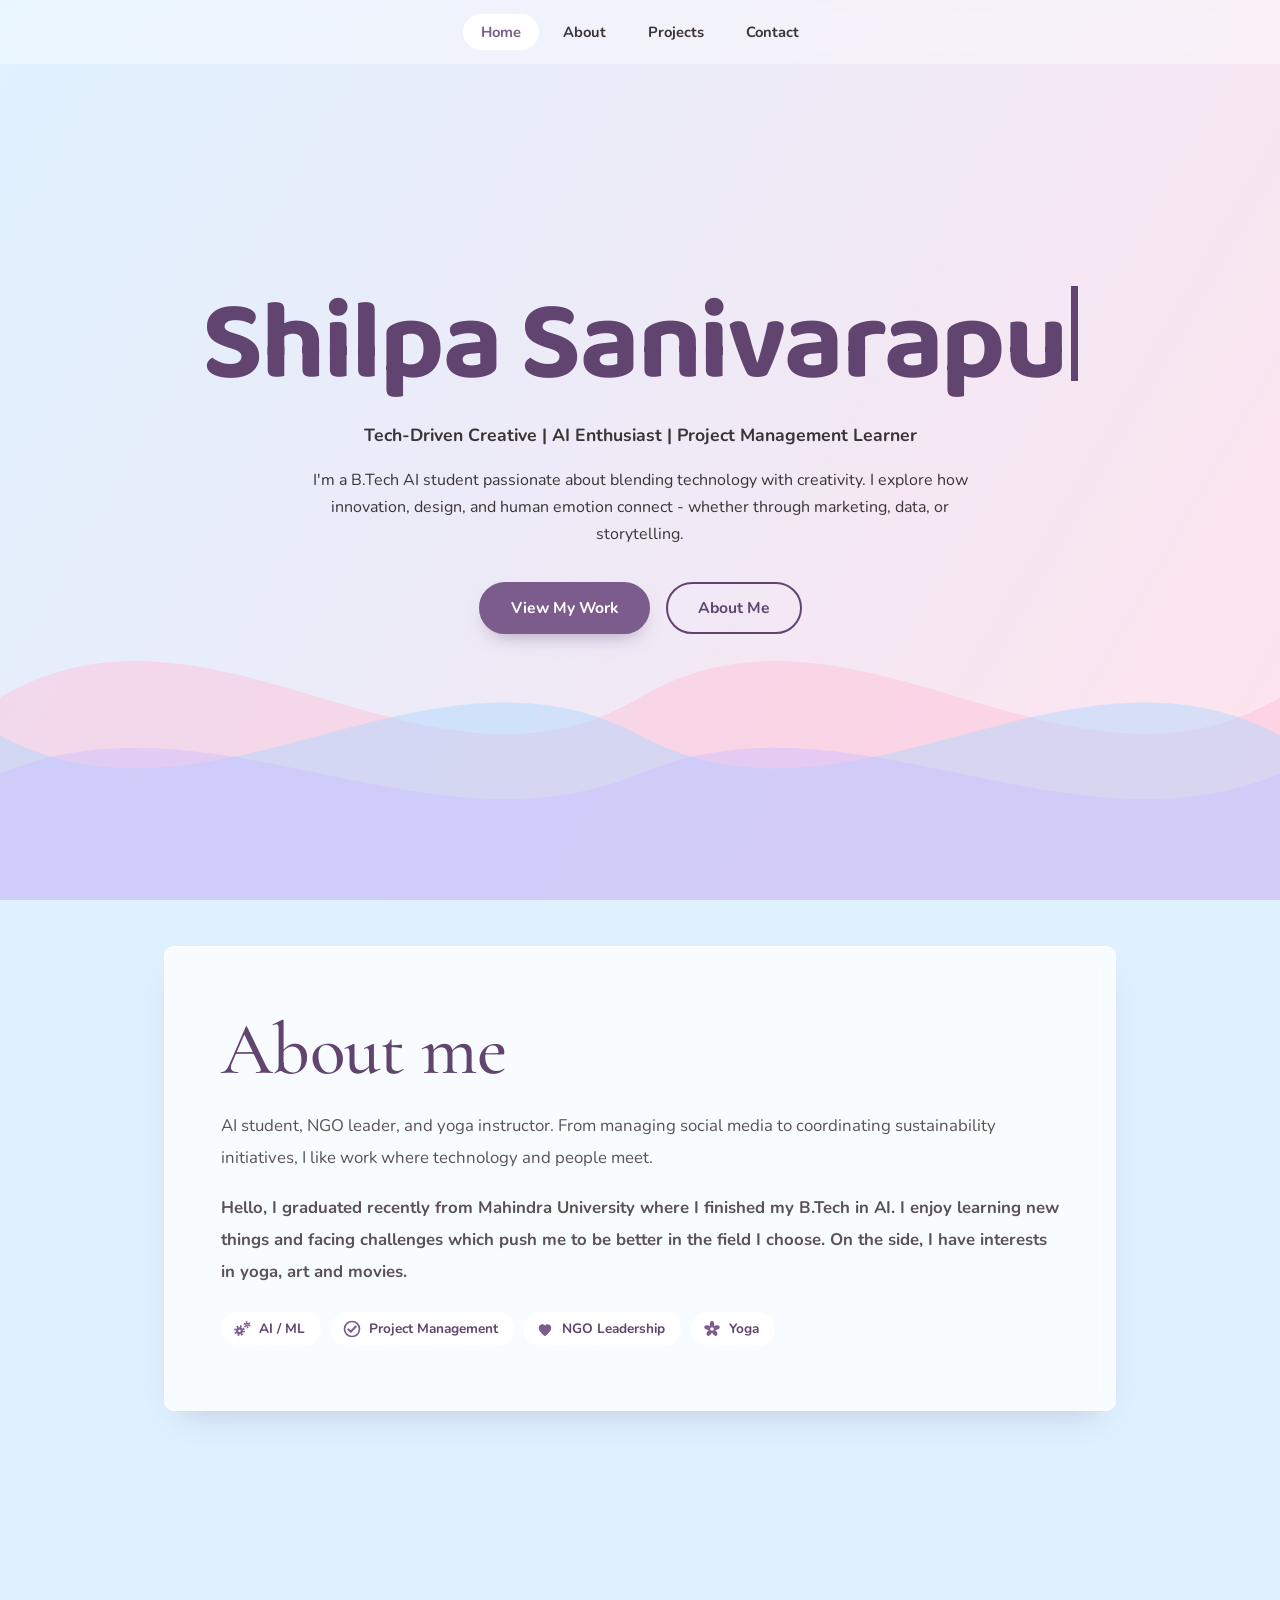
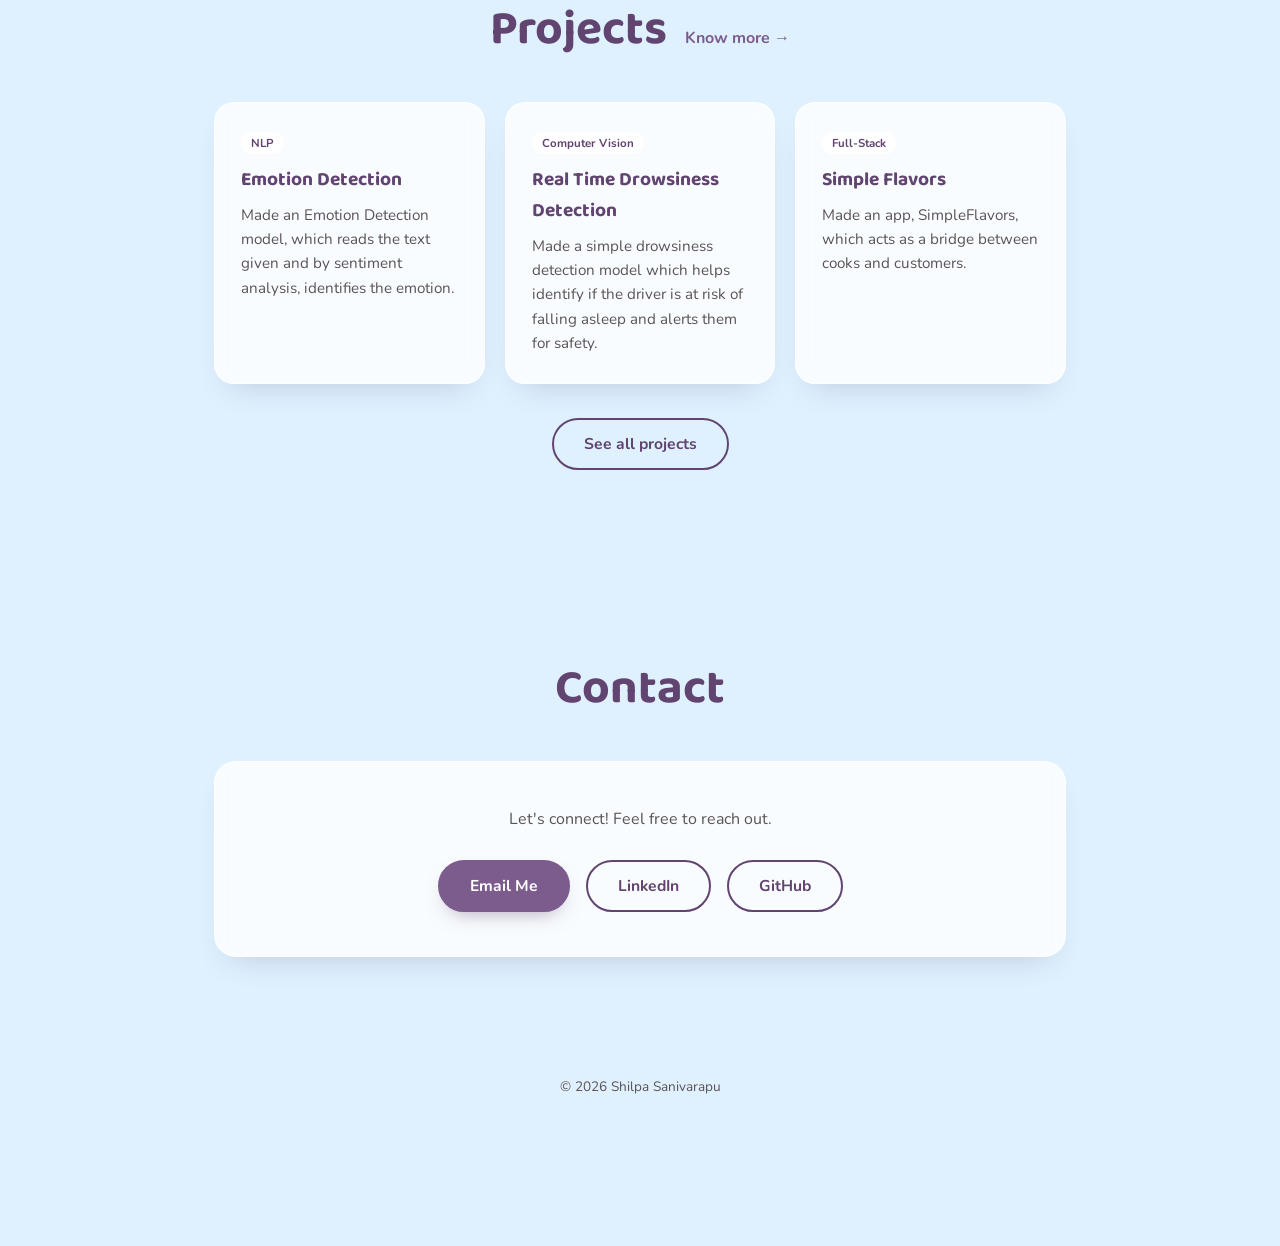
<file: index.html>
<!DOCTYPE html>
<html lang="en">
<head>
<meta charset="UTF-8">
<meta name="viewport" content="width=device-width, initial-scale=1.0">
<title>Shilpa Sanivarapu</title>
<link rel="stylesheet" href="style.css?v=6">
<script>document.documentElement.classList.add('js');</script>
</head>
<body>
<div class="bg-glow"></div>
<div class="waves" aria-hidden="true">
<svg class="wave w1" viewBox="0 0 2880 320" preserveAspectRatio="none"><path d="M0,160 C240,60 480,260 720,160 C960,60 1200,260 1440,160 C1680,60 1920,260 2160,160 C2400,60 2640,260 2880,160 L2880,320 L0,320 Z"/></svg>
<svg class="wave w2" viewBox="0 0 2880 320" preserveAspectRatio="none"><path d="M0,190 C240,280 480,100 720,190 C960,280 1200,100 1440,190 C1680,280 1920,100 2160,190 C2400,280 2640,100 2880,190 L2880,320 L0,320 Z"/></svg>
<svg class="wave w3" viewBox="0 0 2880 320" preserveAspectRatio="none"><path d="M0,220 C240,150 480,290 720,220 C960,150 1200,290 1440,220 C1680,150 1920,290 2160,220 C2400,150 2640,290 2880,220 L2880,320 L0,320 Z"/></svg>
</div>

<nav class="site-nav">
  <a href="#home" class="active">Home</a>
  <a href="#about">About</a>
  <a href="#projects">Projects</a>
  <a href="#contact">Contact</a>
</nav>

<section id="home" class="hero">
  <h1 id="name">Shilpa Sanivarapu</h1>
  <p class="tagline fade">Tech-Driven Creative | AI Enthusiast | Project Management Learner</p>
  <p class="intro fade">I'm a B.Tech AI student passionate about blending technology with creativity. I explore how innovation, design, and human emotion connect - whether through marketing, data, or storytelling.</p>
  <div class="btn-row fade">
    <a href="#projects" class="btn">View My Work</a>
    <a href="#about" class="btn btn-outline">About Me</a>
  </div>
</section>

<section id="about">
  <div class="box reveal">
    <h2 class="about-title">About me</h2>
    <p>AI student, NGO leader, and yoga instructor. From managing social media to coordinating sustainability initiatives, I like work where technology and people meet.</p>
    <p><strong>Hello, I graduated recently from Mahindra University where I finished my B.Tech in AI. I enjoy learning new things and facing challenges which push me to be better in the field I choose. On the side, I have interests in yoga, art and movies. </strong></p>
    <div class="chips"><span class="chip" data-fx="ai">AI / ML</span><span class="chip" data-fx="pm">Project Management</span><span class="chip" data-fx="ngo">NGO Leadership</span><span class="chip" data-fx="yoga">Yoga</span></div>
  </div>
</section>

<section id="projects">
  <div class="sec-head reveal"><h2 class="sec-title">Projects</h2><a class="more" href="projects.html">Know more →</a></div>
  <div class="grid">
    <div class="item reveal"><span class="tag">NLP</span><h3>Emotion Detection</h3><p>Made an Emotion Detection model, which reads the text given and by sentiment analysis, identifies the emotion.</p></div>
    <div class="item reveal"><span class="tag">Computer Vision</span><h3>Real Time Drowsiness Detection</h3><p>Made a simple drowsiness detection model which helps identify if the driver is at risk of falling asleep and alerts them for safety.</p></div>
    <div class="item reveal"><span class="tag">Full-Stack</span><h3>Simple Flavors</h3><p>Made an app, SimpleFlavors, which acts as a bridge between cooks and customers.</p></div>
  </div>
  <div class="more-row reveal"><a class="btn btn-outline" href="projects.html">See all projects</a></div>
</section>

<section id="contact" class="contact">
  <h2 class="sec-title reveal">Contact</h2>
  <div class="panel reveal">
    <p>Let's connect! Feel free to reach out.</p>
    <div class="btn-row">
      <a class="btn" href="mailto:csbhavana@icloud.com">Email Me</a>
      <a class="btn btn-outline" href="https://www.linkedin.com/in/shilpa-sanivarapu/?isSelfProfile=true" target="_blank" rel="noopener">LinkedIn</a>
      <a class="btn btn-outline" href="https://github.com/Shilpa-Sanivarapu" target="_blank" rel="noopener">GitHub</a>
    </div>
  </div>
</section>

<footer>© 2026 Shilpa Sanivarapu</footer>
<script src="script.js?v=6"></script>
</body>
</html>
</file>
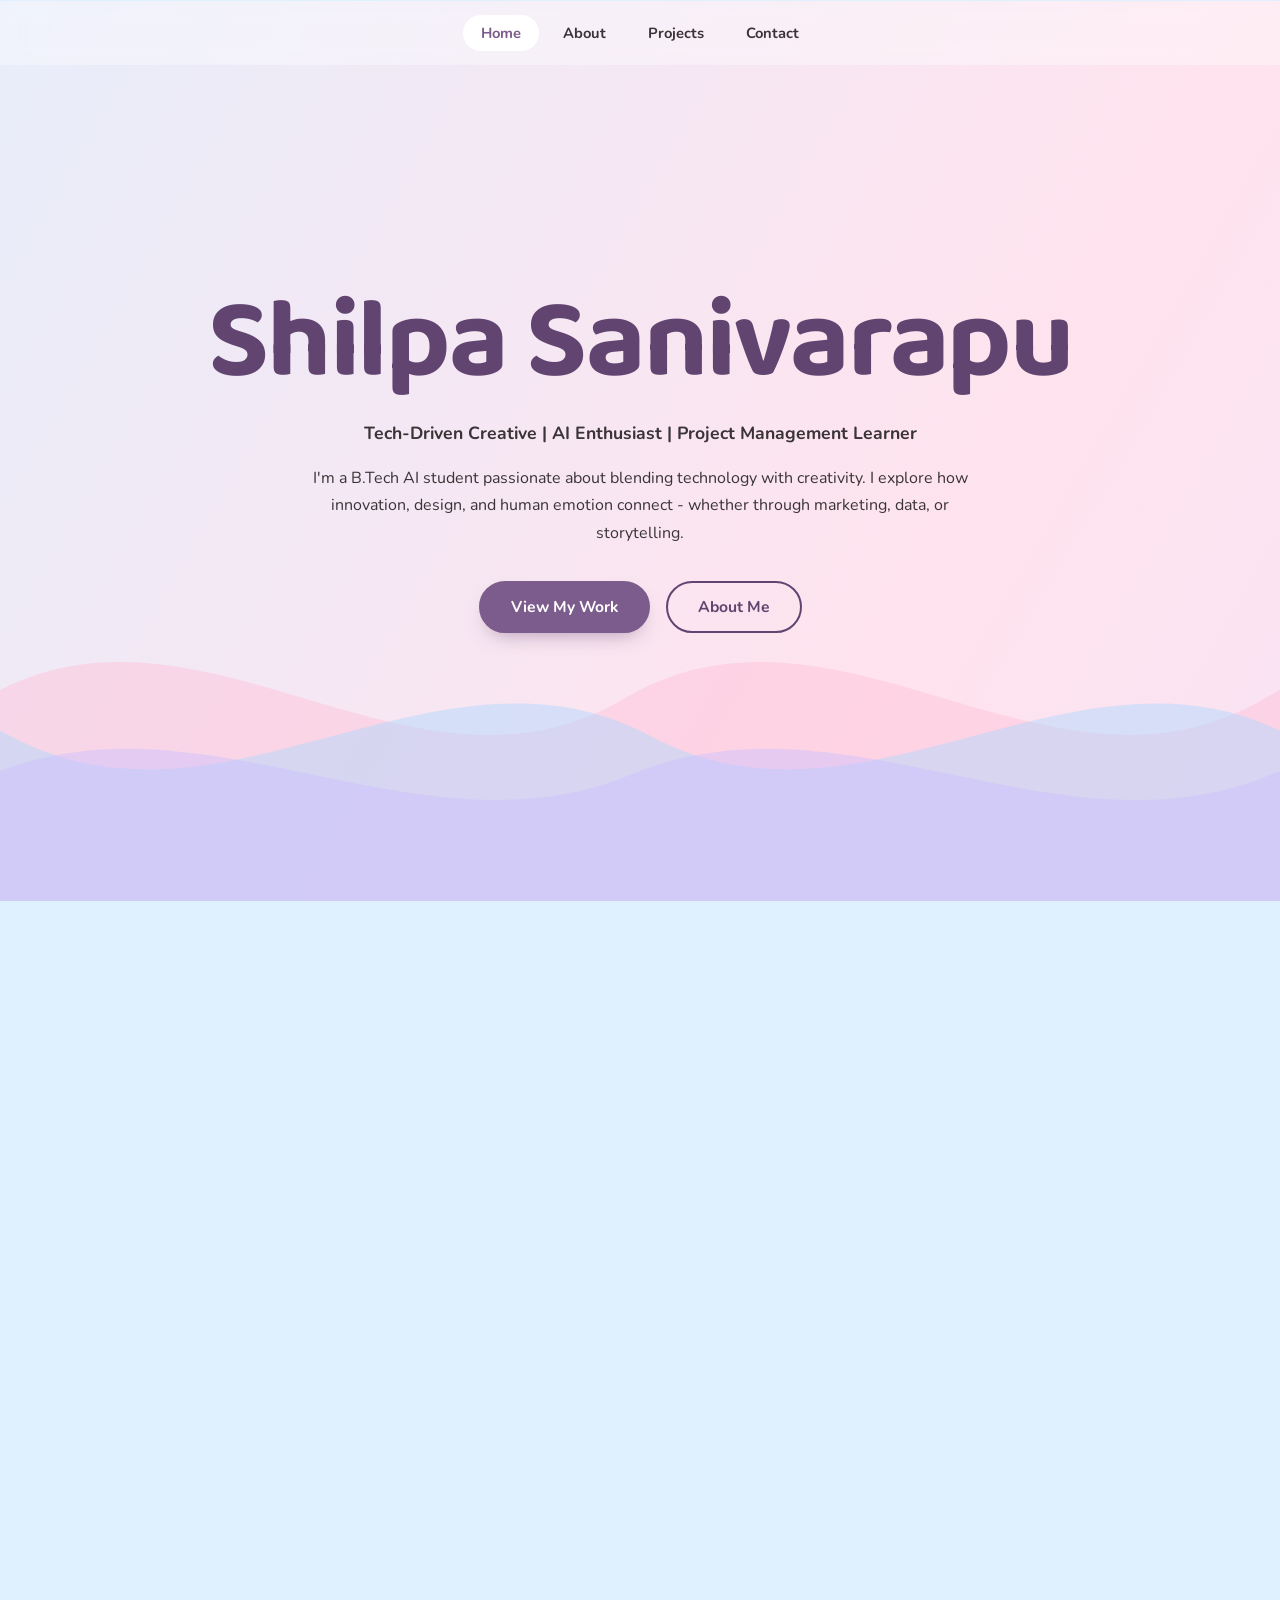
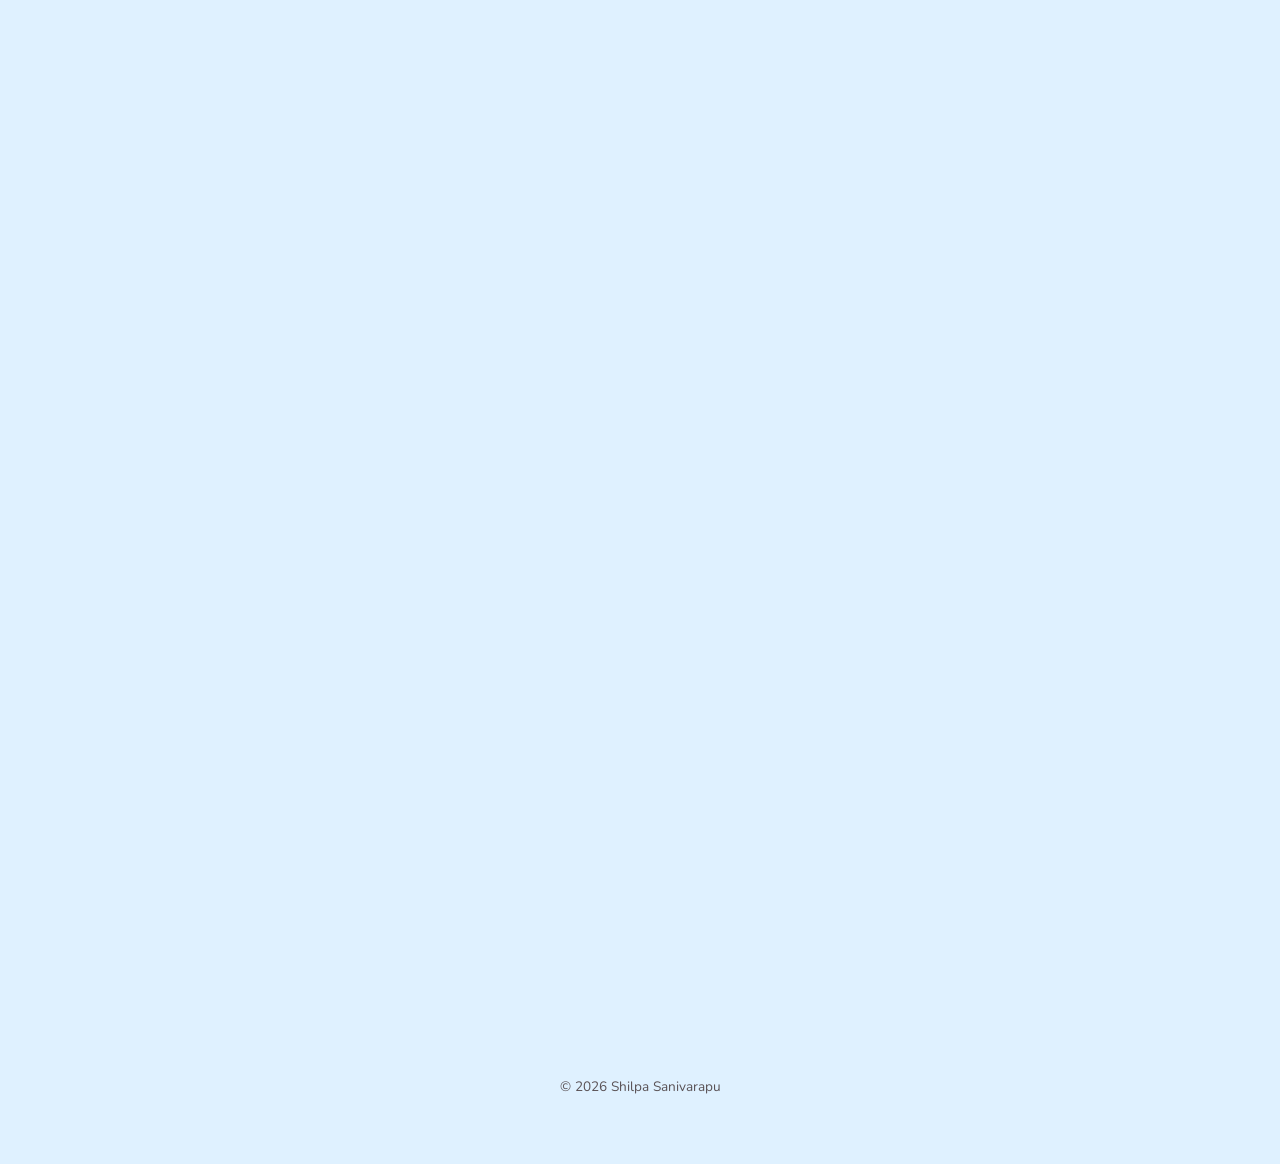
<file: about.html>
<!DOCTYPE html>
<html lang="en">
<head>
<meta charset="UTF-8">
<meta http-equiv="refresh" content="0; url=index.html#about">
<link rel="canonical" href="index.html#about">
<title>Redirecting…</title>
</head>
<body><a href="index.html#about">Go to About</a></body>
</html>
</file>
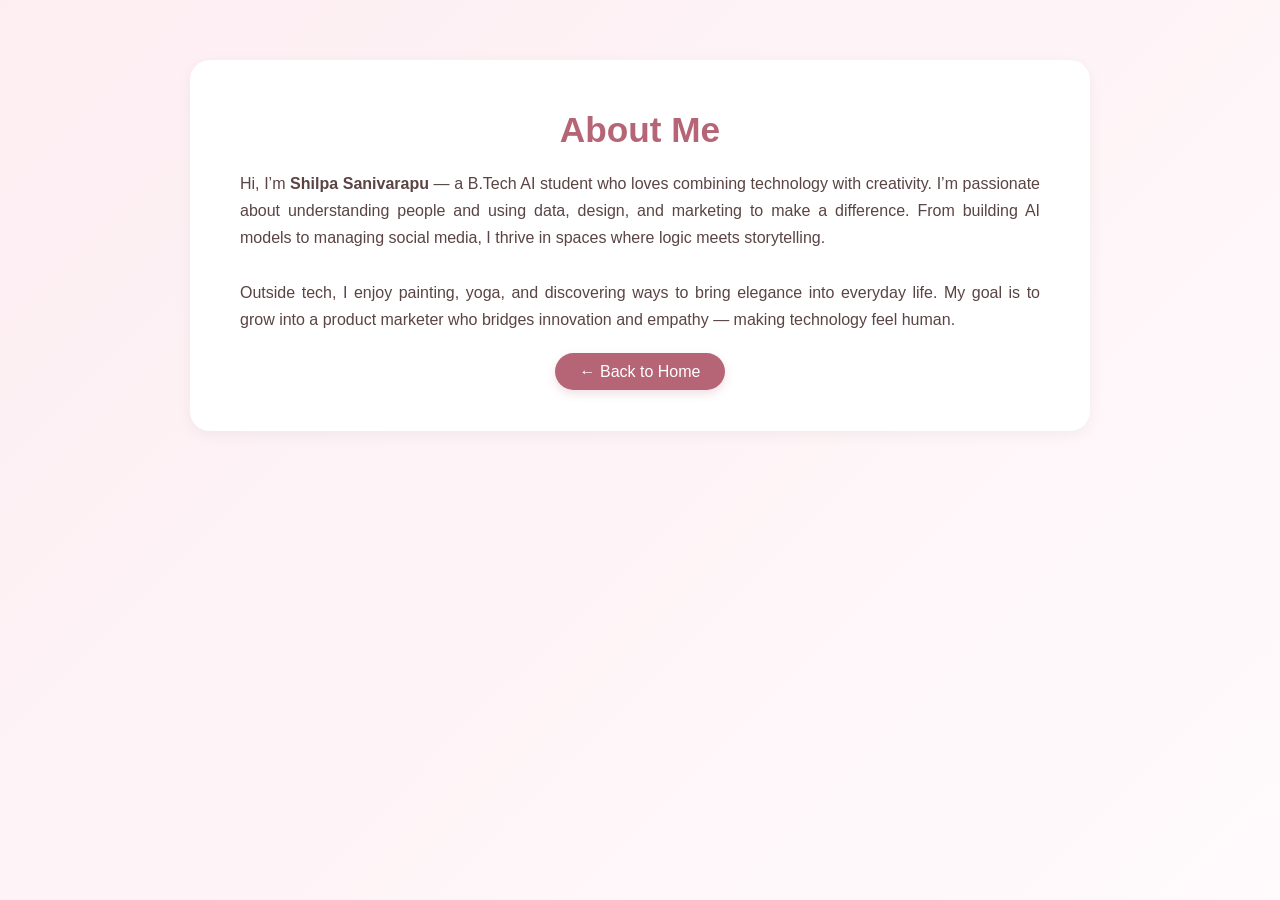
<file: aboutme.html>
<!DOCTYPE html>
<html lang="en">
<head>
  <meta charset="UTF-8">
  <meta name="viewport" content="width=device-width, initial-scale=1.0">
  <title>About Me | Shilpa Challa</title>
  <style>
    * {
      margin: 0;
      padding: 0;
      box-sizing: border-box;
      font-family: 'Poppins', sans-serif;
      scroll-behavior: smooth;
    }

    body {
      background: linear-gradient(135deg, #fdeef2, #fffafc);
      color: #3a2a2a;
      min-height: 100vh;
      padding: 60px 20px;
    }

    .container {
      max-width: 900px;
      margin: 0 auto;
      background: #fff;
      border-radius: 20px;
      box-shadow: 0 4px 15px rgba(0,0,0,0.05);
      padding: 50px;
      text-align: center;
      transition: transform 0.3s ease;
    }

    .container:hover {
      transform: scale(1.02);
    }

    h1 {
      font-size: 2.2rem;
      color: #b56576;
      margin-bottom: 20px;
    }

    p {
      font-size: 1rem;
      line-height: 1.7;
      color: #5a4444;
      text-align: justify;
      margin-bottom: 30px;
    }

    a.back-btn {
      text-decoration: none;
      color: #fff;
      background: #b56576;
      padding: 10px 25px;
      border-radius: 25px;
      transition: all 0.3s ease;
      box-shadow: 0 4px 10px rgba(181, 101, 118, 0.2);
    }

    a.back-btn:hover {
      background: #c67d8a;
      transform: scale(1.05);
      box-shadow: 0 6px 14px rgba(181, 101, 118, 0.4);
    }
  </style>
</head>
<body>

  <div class="container">
    <h1>About Me</h1>
    <p>
      Hi, I’m <b>Shilpa Sanivarapu</b> — a B.Tech AI student who loves combining technology with creativity.  
      I’m passionate about understanding people and using data, design, and marketing to make a difference.  
      From building AI models to managing social media, I thrive in spaces where logic meets storytelling.  
      <br><br>
      Outside tech, I enjoy painting, yoga, and discovering ways to bring elegance into everyday life.  
      My goal is to grow into a product marketer who bridges innovation and empathy — making technology feel human.
    </p>

    <a href="index.html" class="back-btn">← Back to Home</a>
  </div>

</body>
</html>
</file>
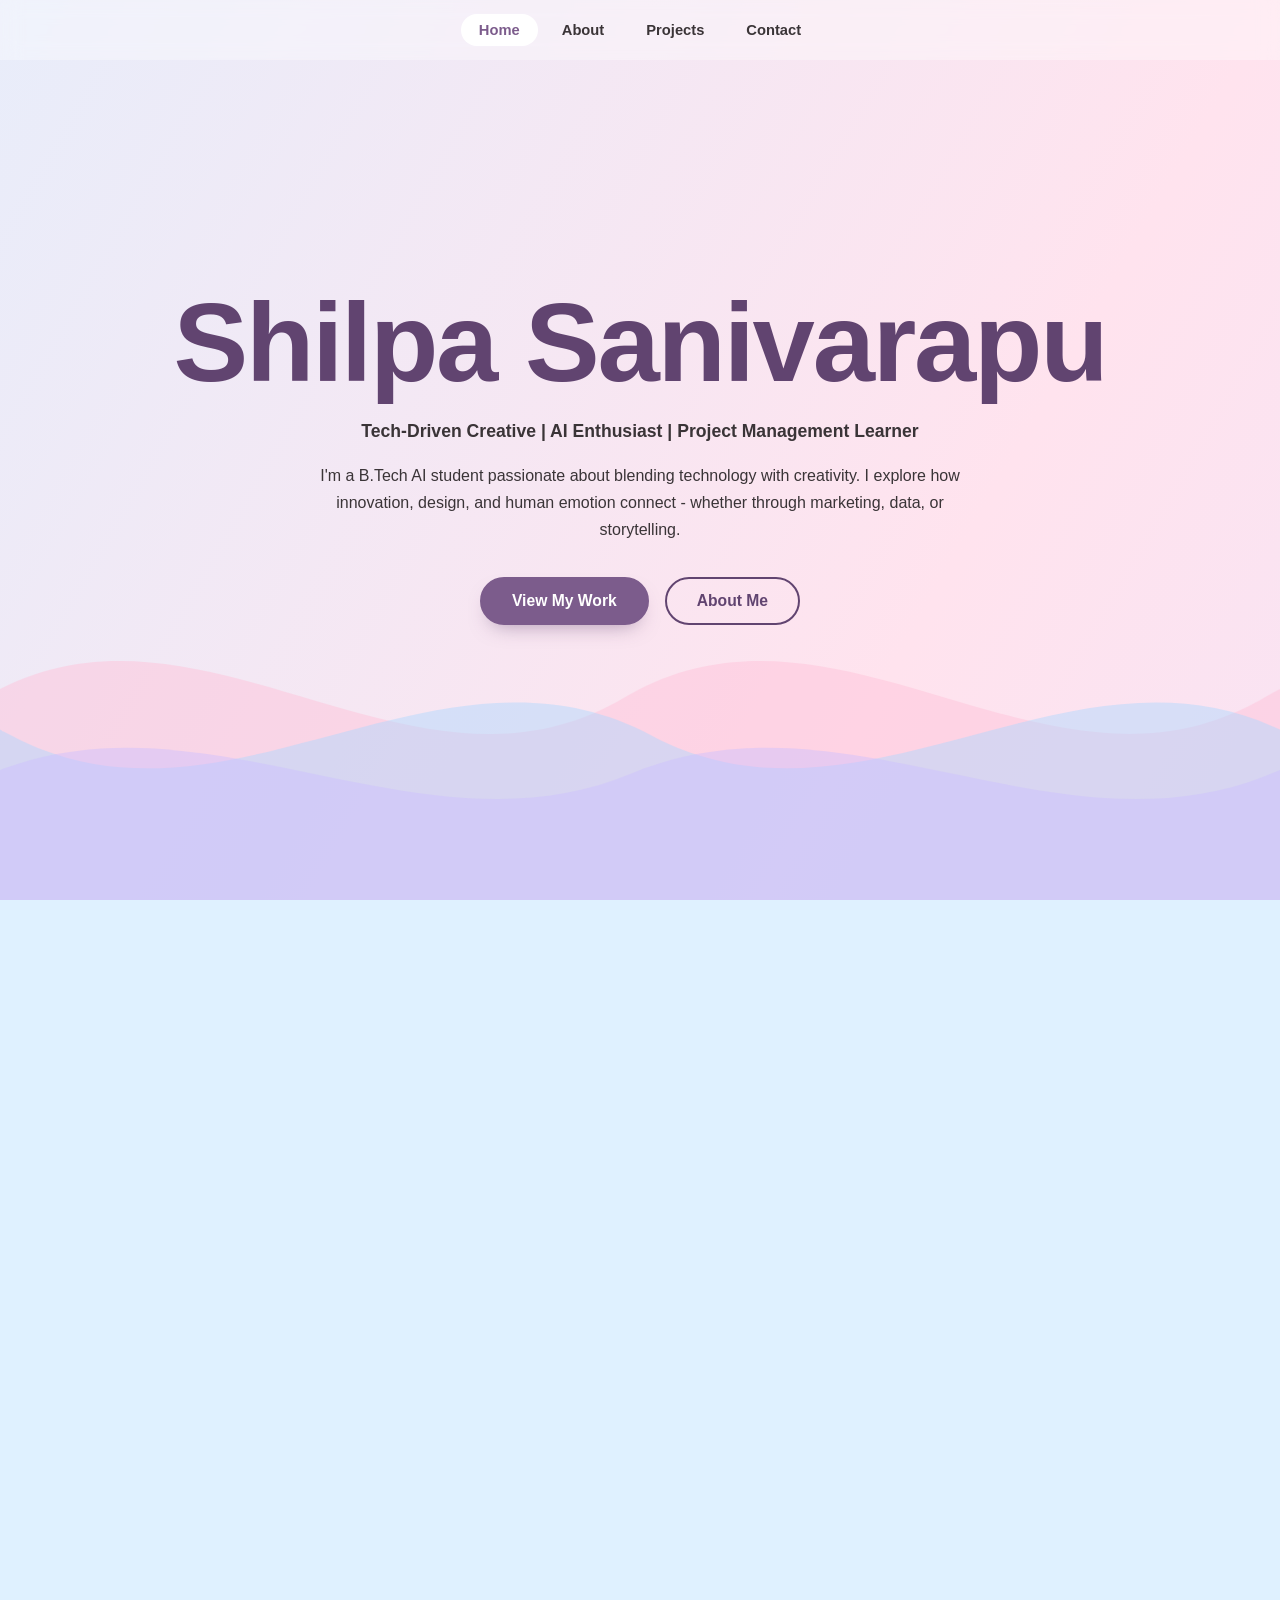
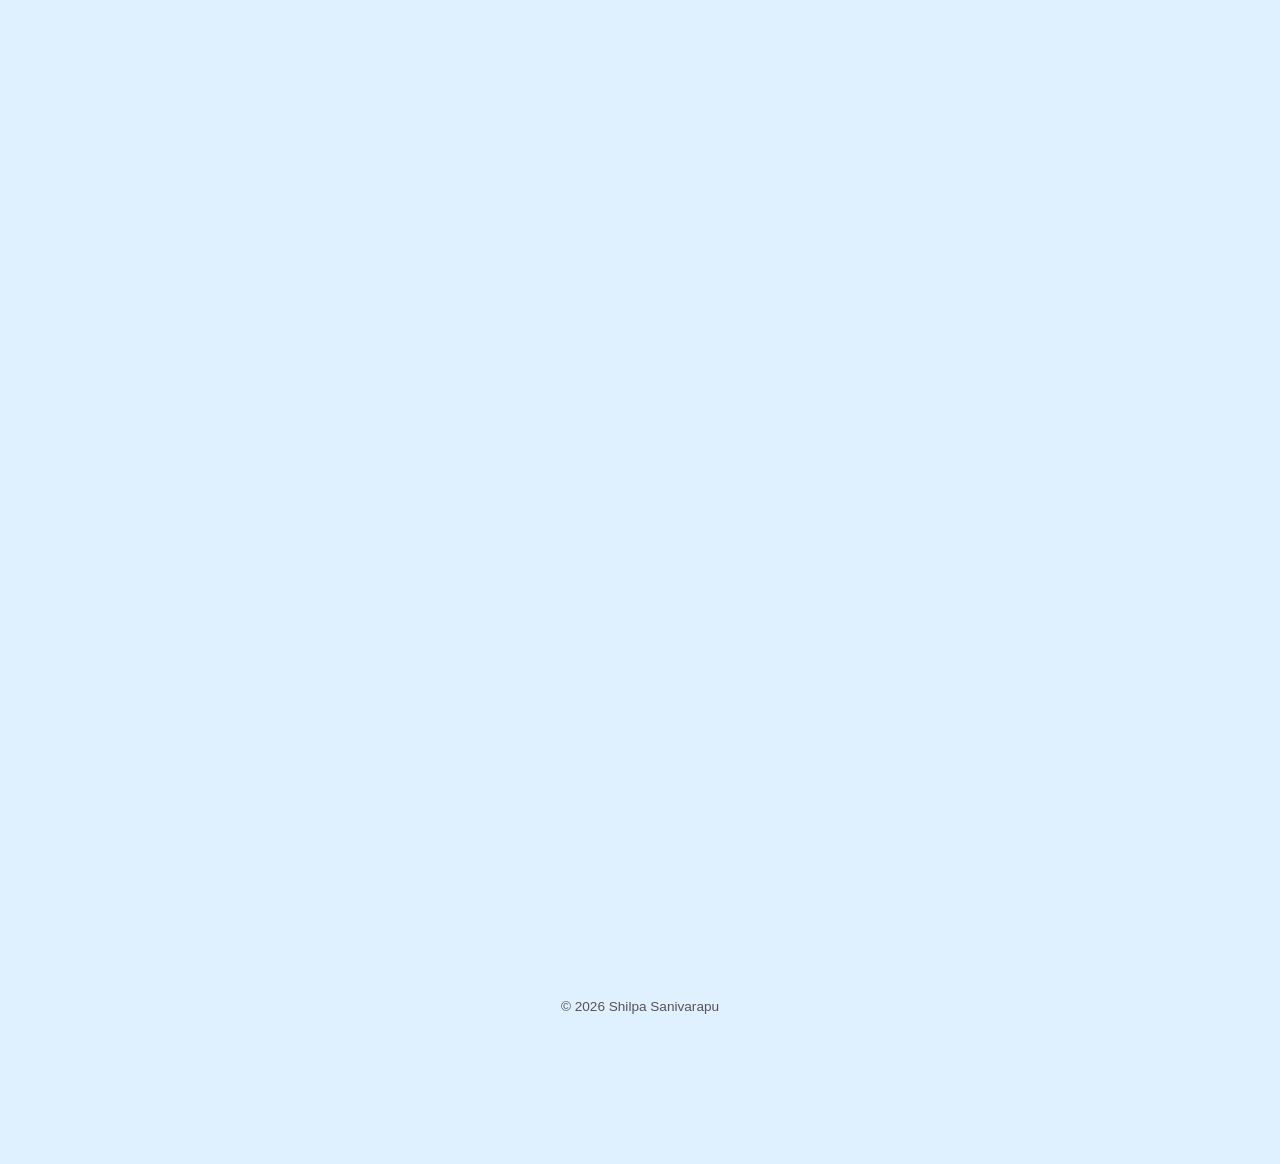
<file: contact.html>
<!DOCTYPE html>
<html lang="en">
<head>
<meta charset="UTF-8">
<meta http-equiv="refresh" content="0; url=index.html#contact">
<link rel="canonical" href="index.html#contact">
<title>Redirecting…</title>
</head>
<body><a href="index.html#contact">Go to Contact</a></body>
</html>
</file>
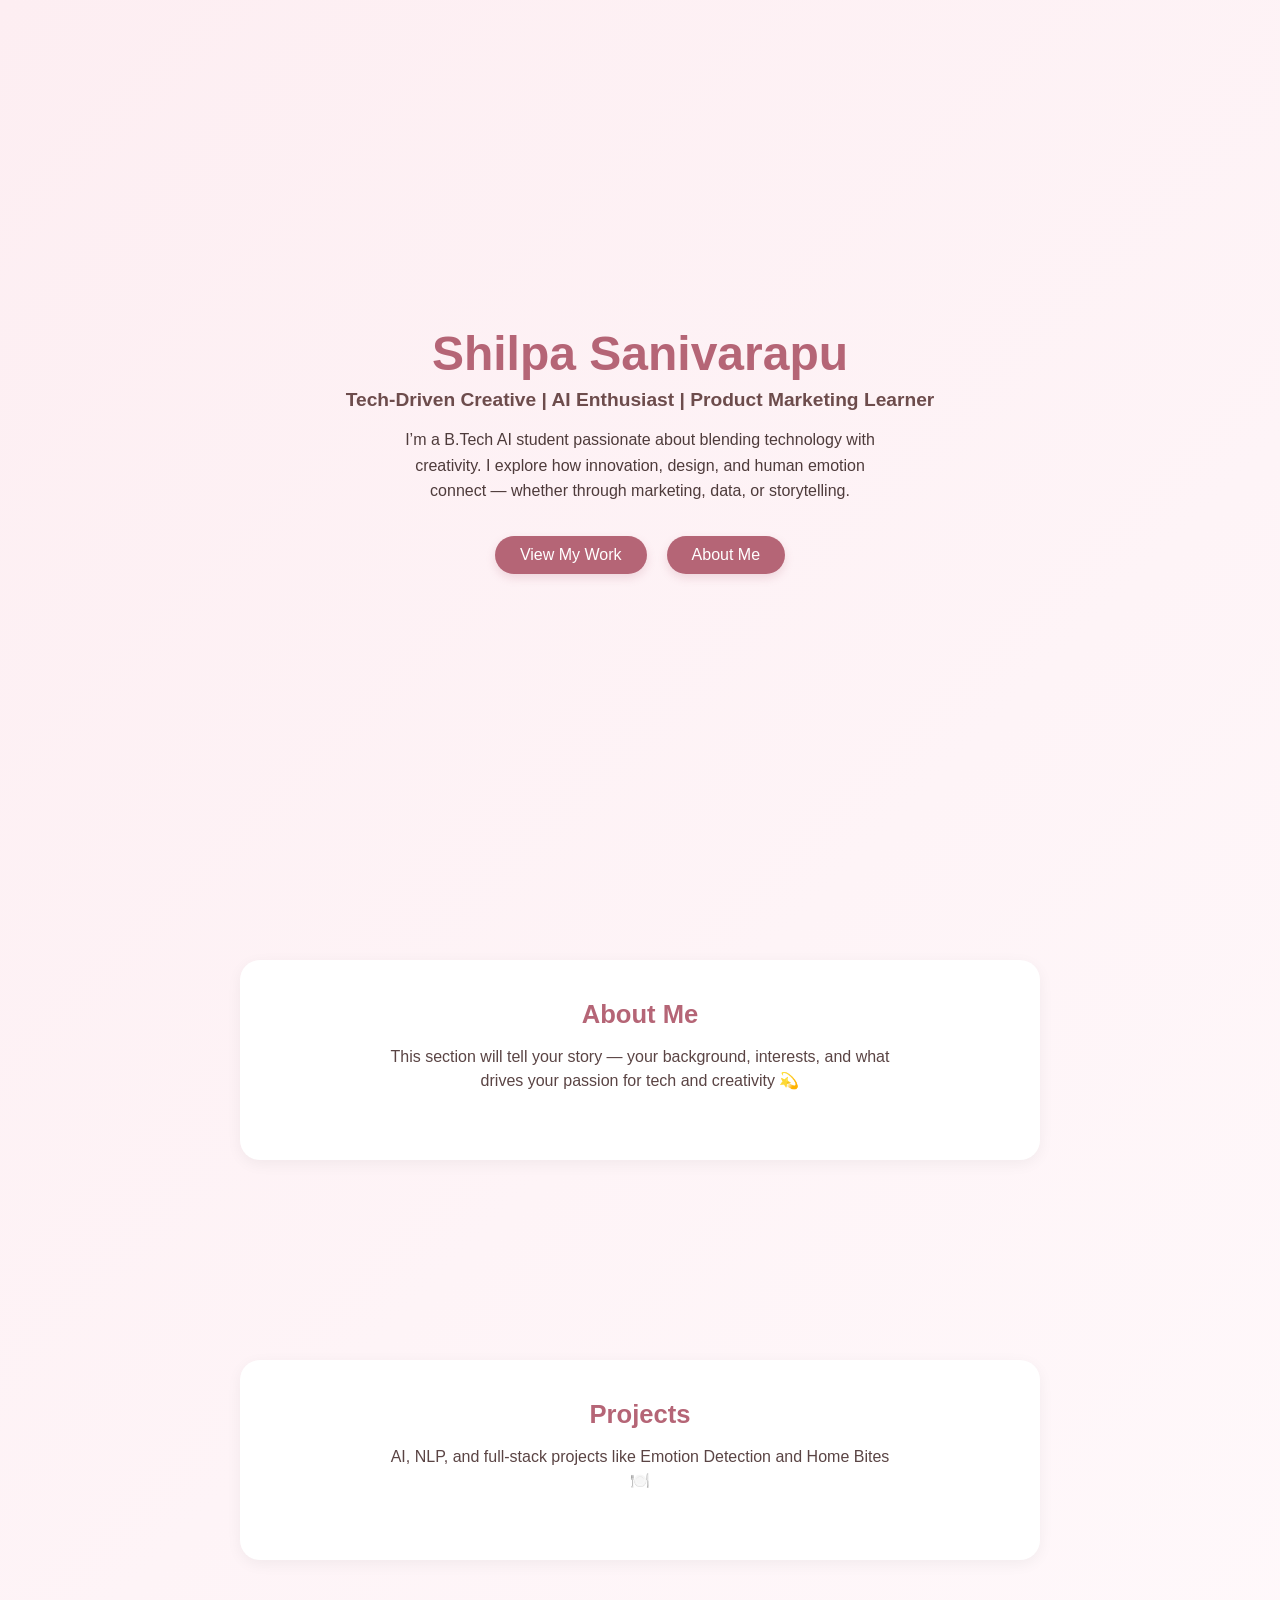
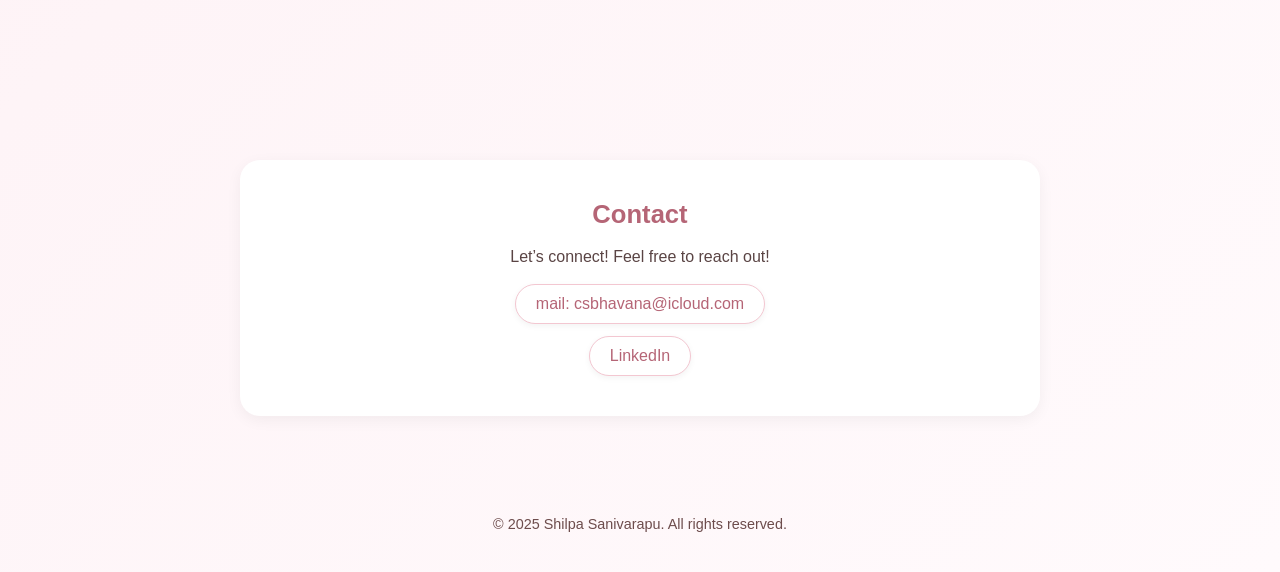
<file: pg1.html>
<!DOCTYPE html>
<html lang="en">
<head>
  <meta charset="UTF-8" />
  <meta name="viewport" content="width=device-width, initial-scale=1.0" />
  <title>Shilpa Sanivarapu | Portfolio</title>
  <style>
    * {
      margin: 0;
      padding: 0;
      box-sizing: border-box;
      font-family: 'Poppins', sans-serif;
      scroll-behavior: smooth;
    }

    body {
      background: linear-gradient(135deg, #fdeef2, #fffafc);
      color: #3a2a2a;
    }

    .hero {
      height: 100vh;
      display: flex;
      flex-direction: column;
      align-items: center;
      justify-content: center;
      text-align: center;
      padding: 20px;
    }

    h1 {
      font-size: 3rem;
      color: #b56576;
      transition: transform 0.3s ease;
    }

    h1:hover {
      transform: scale(1.05);
    }

    h2 {
      font-size: 1.2rem;
      color: #6d4c4c;
      margin-top: 0.5rem;
    }

    p {
      margin-top: 1rem;
      max-width: 500px;
      font-size: 1rem;
      line-height: 1.6;
      margin-left: auto;
      margin-right: auto;
      color: #4e3b3b;
    }

    .buttons {
      margin-top: 2rem;
      display: flex;
      justify-content: center;
      gap: 20px;
    }

    a {
      text-decoration: none;
      color: #fff;
      background: #b56576;
      padding: 10px 25px;
      border-radius: 30px;
      transition: all 0.3s ease;
      box-shadow: 0 4px 10px rgba(181, 101, 118, 0.2);
    }

    a:hover {
      background: #c67d8a;
      transform: scale(1.1);
      box-shadow: 0 6px 14px rgba(181, 101, 118, 0.4);
    }

    section {
      padding: 60px 20px;
      display: flex;
      justify-content: center;
    }

    .card {
      background-color: #fff;
      border-radius: 20px;
      width: 80%;
      max-width: 800px;
      min-height: 200px;
      padding: 40px;
      text-align: center;
      box-shadow: 0 4px 15px rgba(0,0,0,0.05);
      transition: transform 0.3s ease, box-shadow 0.3s ease;
    }

    .card:hover {
      transform: scale(1.03);
      box-shadow: 0 6px 18px rgba(0,0,0,0.1);
    }

    section + section {
      margin-top: 80px; 
    }

    h3 {
      font-size: 1.6rem;
      color: #b56576;
      margin-bottom: 15px;
    }

    .card p {
      color: #5a4444;
      font-size: 1rem;
      line-height: 1.5;
    }

    footer {
      text-align: center;
      padding: 40px;
      font-size: 0.9rem;
      color: #6d4c4c;
    }
  </style>
</head>
<body>

  <div class="hero">
    <h1>Shilpa Sanivarapu</h1>
    <h2>Tech-Driven Creative | AI Enthusiast | Product Marketing Learner</h2>
    <p>
      I’m a B.Tech AI student passionate about blending technology with creativity.
      I explore how innovation, design, and human emotion connect — whether through
      marketing, data, or storytelling.
    </p>
    <div class="buttons">
      <a href="#about">View My Work</a>
      <a href="about.html">About Me</a>
    </div>
  </div>

  <section id="about">
    <div class="card">
      <h3>About Me</h3>
      <p>This section will tell your story — your background, interests, and what drives your passion for tech and creativity 💫</p>
    </div>
  </section>

  <section id="projects">
    <div class="card">
      <h3>Projects</h3>
      <p>AI, NLP, and full-stack projects like Emotion Detection and Home Bites 🍽️</p>
    </div>
  </section>

<section id="contact">
  <div class="card">
    <h3>Contact</h3>
    <p>Let’s connect! Feel free to reach out!</p>
    
    <div style="display:flex; flex-direction:column; align-items:center; gap:12px; margin-top:15px;">
      <a href="mailto:csbhavana@icloud.com"
         style="color:#b56576;
                background:#fff;
                border:1px solid #f3c7d1;
                text-decoration:none;
                font-weight:500;
                padding:10px 20px;
                border-radius:25px;
                width: fit-content;
                transition:all 0.3s ease;
                box-shadow:0 2px 6px rgba(0,0,0,0.05);">
        mail: csbhavana@icloud.com
      </a>

      <a href="https://www.linkedin.com/in/shilpa-sanivarapu/"
         target="_blank"
         style="color:#b56576;
                background:#fff;
                border:1px solid #f3c7d1;
                text-decoration:none;
                font-weight:500;
                padding:10px 20px;
                border-radius:25px;
                width: fit-content;
                transition:all 0.3s ease;
                box-shadow:0 2px 6px rgba(0,0,0,0.05);">
        LinkedIn
      </a>
    </div>
  </div>
</section>


  <footer>
    © 2025 Shilpa Sanivarapu. All rights reserved.
  </footer>

</body>
</html>
</file>
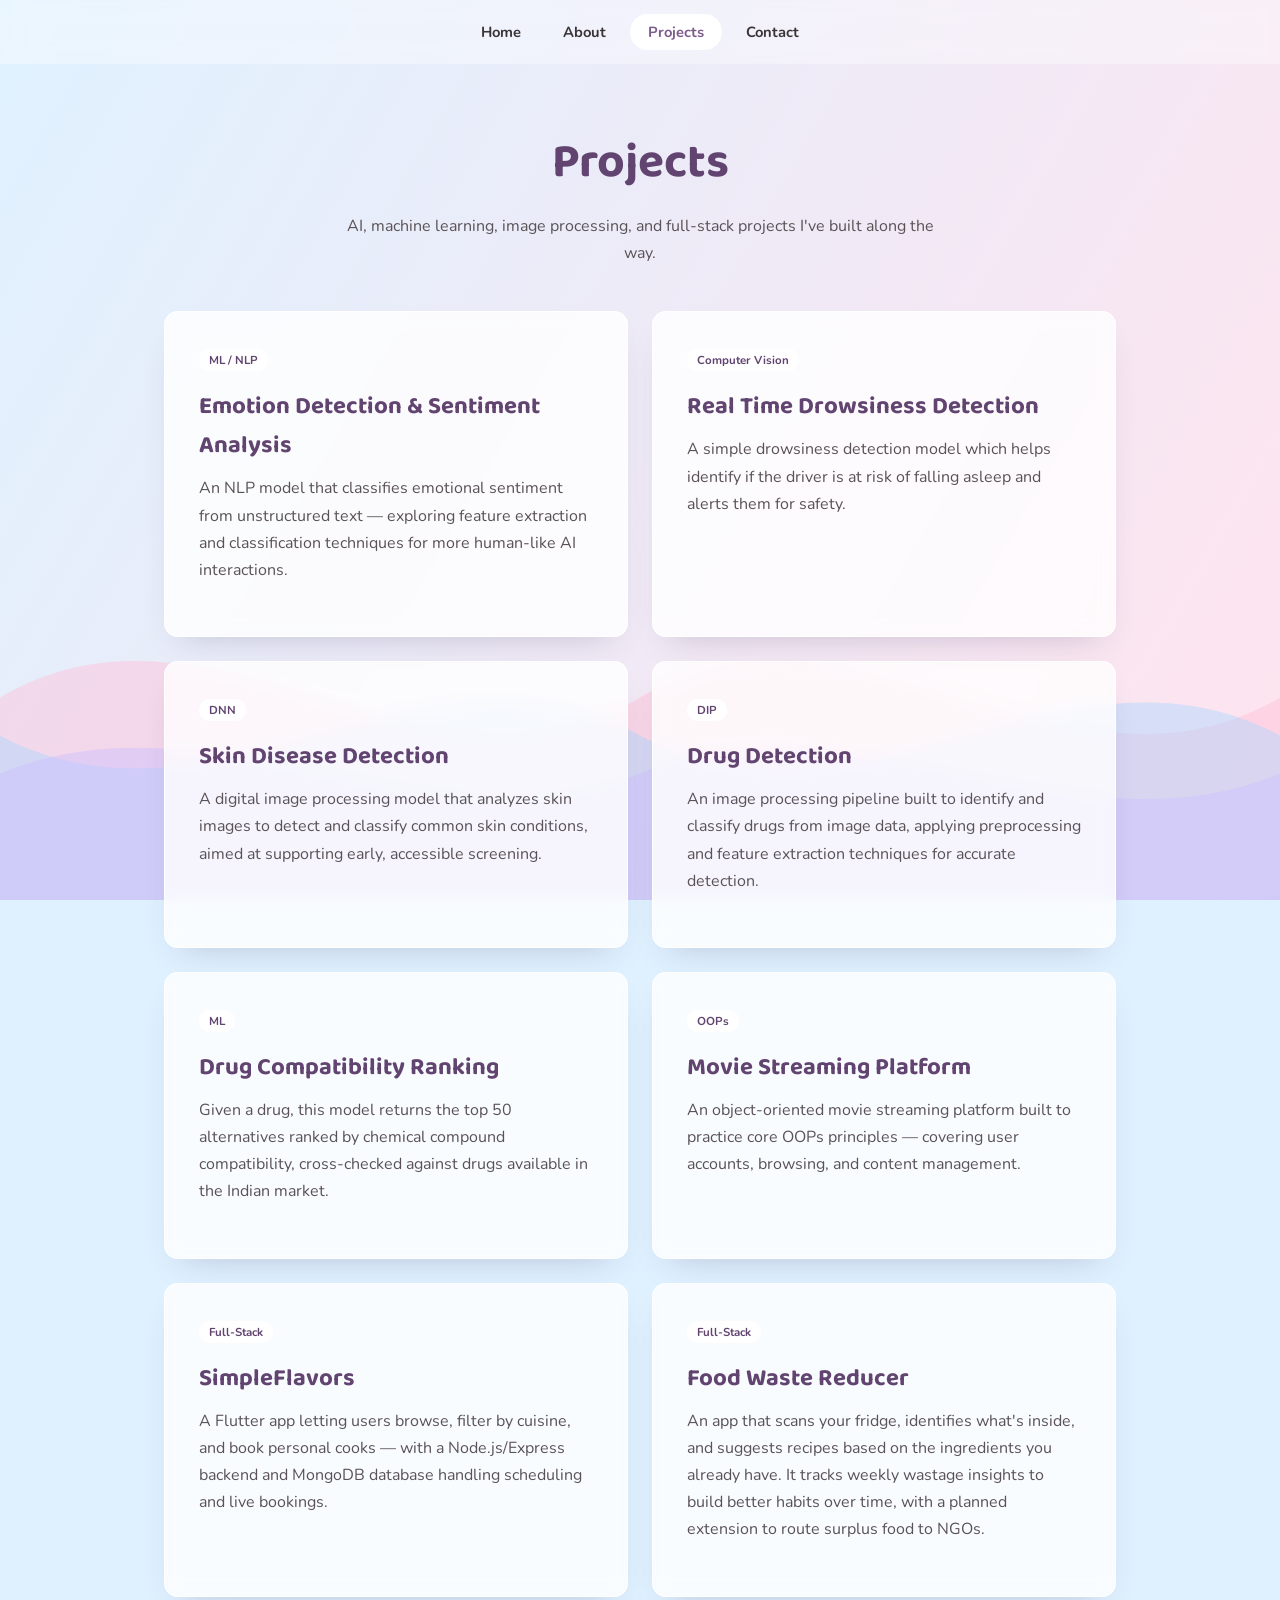
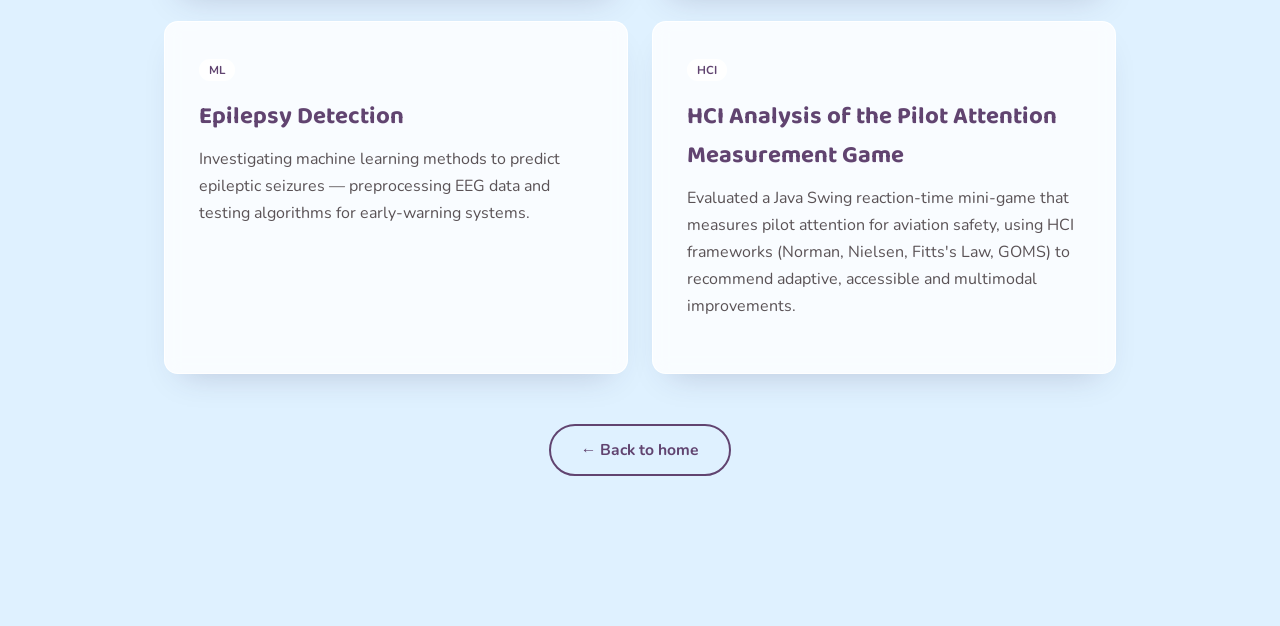
<file: projects.html>
<!DOCTYPE html>
<html lang="en">
<head>
<meta charset="UTF-8">
<meta name="viewport" content="width=device-width, initial-scale=1.0">
<title>Projects | Shilpa Sanivarapu</title>
<link rel="stylesheet" href="style.css?v=6">
<script>document.documentElement.classList.add('js');</script>
</head>
<body>
<div class="bg-glow"></div>
<div class="waves" aria-hidden="true">
<svg class="wave w1" viewBox="0 0 2880 320" preserveAspectRatio="none"><path d="M0,160 C240,60 480,260 720,160 C960,60 1200,260 1440,160 C1680,60 1920,260 2160,160 C2400,60 2640,260 2880,160 L2880,320 L0,320 Z"/></svg>
<svg class="wave w2" viewBox="0 0 2880 320" preserveAspectRatio="none"><path d="M0,190 C240,280 480,100 720,190 C960,280 1200,100 1440,190 C1680,280 1920,100 2160,190 C2400,280 2640,100 2880,190 L2880,320 L0,320 Z"/></svg>
<svg class="wave w3" viewBox="0 0 2880 320" preserveAspectRatio="none"><path d="M0,220 C240,150 480,290 720,220 C960,150 1200,290 1440,220 C1680,150 1920,290 2160,220 C2400,150 2640,290 2880,220 L2880,320 L0,320 Z"/></svg>
</div>

<nav class="site-nav">
  <a href="index.html#home">Home</a>
  <a href="index.html#about">About</a>
  <a href="projects.html" class="active">Projects</a>
  <a href="index.html#contact">Contact</a>
</nav>

<div class="page">
  <h1 class="sec-title">Projects</h1>
  <p class="lead">AI, machine learning, image processing, and full-stack projects I've built along the way.</p>
  <div class="big">
    <div class="proj reveal"><span class="tag">ML / NLP</span><h3>Emotion Detection &amp; Sentiment Analysis</h3><p>An NLP model that classifies emotional sentiment from unstructured text — exploring feature extraction and classification techniques for more human-like AI interactions.</p></div>
    <div class="proj reveal"><span class="tag">Computer Vision</span><h3>Real Time Drowsiness Detection</h3><p>A simple drowsiness detection model which helps identify if the driver is at risk of falling asleep and alerts them for safety.</p></div>
    <div class="proj reveal"><span class="tag">DNN</span><h3>Skin Disease Detection</h3><p>A digital image processing model that analyzes skin images to detect and classify common skin conditions, aimed at supporting early, accessible screening.</p></div>
    <div class="proj reveal"><span class="tag">DIP</span><h3>Drug Detection</h3><p>An image processing pipeline built to identify and classify drugs from image data, applying preprocessing and feature extraction techniques for accurate detection.</p></div>
    <div class="proj reveal"><span class="tag">ML</span><h3>Drug Compatibility Ranking</h3><p>Given a drug, this model returns the top 50 alternatives ranked by chemical compound compatibility, cross-checked against drugs available in the Indian market.</p></div>
    <div class="proj reveal"><span class="tag">OOPs</span><h3>Movie Streaming Platform</h3><p>An object-oriented movie streaming platform built to practice core OOPs principles — covering user accounts, browsing, and content management.</p></div>
    <div class="proj reveal"><span class="tag">Full-Stack</span><h3>SimpleFlavors</h3><p>A Flutter app letting users browse, filter by cuisine, and book personal cooks — with a Node.js/Express backend and MongoDB database handling scheduling and live bookings.</p></div>
    <div class="proj reveal"><span class="tag">Full-Stack</span><h3>Food Waste Reducer</h3><p>An app that scans your fridge, identifies what's inside, and suggests recipes based on the ingredients you already have. It tracks weekly wastage insights to build better habits over time, with a planned extension to route surplus food to NGOs.</p></div>
    <div class="proj reveal"><span class="tag">ML</span><h3>Epilepsy Detection</h3><p>Investigating machine learning methods to predict epileptic seizures — preprocessing EEG data and testing algorithms for early-warning systems.</p></div>
    <div class="proj reveal"><span class="tag">HCI</span><h3>HCI Analysis of the Pilot Attention Measurement Game</h3><p>Evaluated a Java Swing reaction-time mini-game that measures pilot attention for aviation safety, using HCI frameworks (Norman, Nielsen, Fitts's Law, GOMS) to recommend adaptive, accessible and multimodal improvements.</p></div>

  </div>
</div>

<div class="back"><a class="btn btn-outline" href="index.html#projects">← Back to home</a></div>
<script src="script.js?v=6"></script>
</body>
</html>
</file>
<file: style.css>
@import url('https://fonts.googleapis.com/css2?family=Baloo+2:wght@600;700;800&family=Nunito:wght@400;600;700&family=Cormorant+Garamond:wght@400;500&display=swap');

:root {
  --sky: #dff1ff;
  --blush: #ffe3ee;
  --accent: #7c5c8c;
  --accent-dark: #614470;
  --heading: #3a3437;
  --text: #5a5256;
  --card: rgba(255, 255, 255, 0.8);
  --shadow: 0 16px 32px -18px rgba(60, 50, 90, 0.25);
}

* { margin: 0; padding: 0; box-sizing: border-box; }
html { scroll-behavior: smooth; scroll-padding-top: 70px; }
body { font-family: 'Nunito', sans-serif; color: var(--text); background: var(--sky); overflow-x: hidden; }
h1, h2, h3 { font-family: 'Baloo 2', sans-serif; color: var(--heading); font-weight: 700; }
a { text-decoration: none; color: inherit; }

/* ---------- Animated background (shared by every page) ---------- */
.bg-glow {
  position: fixed; inset: 0; z-index: -2;
  background: linear-gradient(120deg, var(--sky), var(--blush), #e8e4ff, var(--sky));
  background-size: 300% 300%; animation: drift 18s ease-in-out infinite;
}
@keyframes drift { 0%,100% { background-position: 0% 50%; } 50% { background-position: 100% 50%; } }

.waves { position: fixed; left: 0; right: 0; bottom: 0; height: 45vh; z-index: -1; overflow: hidden; pointer-events: none; }
.wave { position: absolute; bottom: 0; left: 0; width: 200%; height: 100%; animation: slide linear infinite; }
.wave path { fill: currentColor; }
.w1 { color: rgba(255, 190, 215, .45); animation-duration: 22s; }
.w2 { color: rgba(170, 215, 255, .45); animation-duration: 30s; animation-direction: reverse; }
.w3 { color: rgba(205, 190, 255, .45); animation-duration: 40s; }
@keyframes slide { to { transform: translateX(-50%); } }

/* ---------- Cursor glow ---------- */
.glow {
  position: fixed; top: 0; left: 0; width: 440px; height: 440px; margin: -220px 0 0 -220px;
  border-radius: 50%; pointer-events: none; z-index: -1; opacity: 0; transition: opacity .5s;
  background: radial-gradient(circle, rgba(255,165,210,.6), rgba(165,200,255,.38) 45%, transparent 70%);
  filter: blur(12px); will-change: transform;
}
.glow.on { opacity: 1; }
@media (hover: none) { .glow { display: none; } }

/* ---------- Nav ---------- */
.site-nav {
  position: sticky; top: 0; z-index: 10; display: flex; justify-content: center; gap: 6px; flex-wrap: wrap;
  padding: 14px 24px; background: rgba(255,255,255,.35); backdrop-filter: blur(10px); -webkit-backdrop-filter: blur(10px);
}
.site-nav a { font-weight: 700; font-size: .92rem; color: var(--heading); padding: 8px 18px; border-radius: 999px; transition: .2s; }
.site-nav a:hover, .site-nav a.active { background: #fff; color: var(--accent); }

/* ---------- Layout ---------- */
section { max-width: 900px; margin: 0 auto; padding: 90px 24px; }
footer { text-align: center; padding: 30px 24px 150px; font-size: .85rem; }

/* ---------- Hero ---------- */
.hero { max-width: 1100px; min-height: 88vh; display: flex; flex-direction: column; justify-content: center; text-align: center; }
.hero h1 { font-size: clamp(3rem, 10vw, 7rem); line-height: 1; letter-spacing: -.02em; color: var(--accent-dark); margin-bottom: 22px; min-height: 1em; }
.hero h1.typing::after { content: ''; display: inline-block; width: .06em; height: .85em; margin-left: .05em; background: var(--accent-dark); vertical-align: -.05em; animation: blink .7s step-end infinite; }
@keyframes blink { 50% { opacity: 0; } }
.tagline { font-weight: 700; color: var(--heading); font-size: 1.1rem; margin-bottom: 20px; }
.intro { line-height: 1.7; max-width: 680px; margin: 0 auto 34px; color: var(--heading); }
body.run .fade { opacity: 0; animation: up .8s ease forwards; }
body.run .tagline { animation-delay: .4s; } body.run .intro { animation-delay: .6s; } body.run .btn-row { animation-delay: .8s; }
@keyframes up { from { opacity: 0; transform: translateY(14px); } to { opacity: 1; transform: none; } }

/* ---------- Buttons ---------- */
.btn-row { display: flex; gap: 16px; justify-content: center; flex-wrap: wrap; }
.btn {
  display: inline-block; font-family: inherit; font-weight: 700; font-size: .98rem; color: #fff; background: var(--accent);
  padding: 13px 30px; border-radius: 999px; border: 2px solid var(--accent); cursor: pointer;
  box-shadow: 0 10px 20px -10px rgba(97,68,112,.5); transition: transform .15s, background .15s;
}
.btn:hover { transform: translateY(-2px); background: var(--accent-dark); }
.btn-outline { background: transparent; color: var(--accent-dark); border-color: var(--accent-dark); box-shadow: none; }
.btn-outline:hover { background: var(--accent-dark); color: #fff; }

/* ---------- Section titles & boxes ---------- */
.sec-title { font-size: clamp(2rem, 5vw, 3rem); color: var(--accent-dark); text-align: center; margin-bottom: 34px; }
.sec-head { display: flex; align-items: baseline; justify-content: center; gap: 18px; flex-wrap: wrap; margin-bottom: 34px; }
.sec-head .sec-title { margin: 0; }
.more { font-weight: 700; color: var(--accent); border-bottom: 2px solid transparent; transition: .15s; }
.more:hover { color: var(--accent-dark); border-color: var(--accent-dark); }
.more-row { text-align: center; margin-top: 34px; }

.panel, .box, .item, .proj {
  background: var(--card); backdrop-filter: blur(8px); -webkit-backdrop-filter: blur(8px);
  border: 1px solid rgba(255,255,255,.95); box-shadow: var(--shadow);
}
.panel { border-radius: 22px; padding: 44px; }
.panel p { line-height: 1.8; margin-bottom: 18px; } .panel p:last-child { margin-bottom: 0; }

/* About: big text box, thin roman heading */
#about { max-width: 1000px; }
.box { border-radius: 10px; padding: 64px 56px; min-height: 340px; }
.about-title {
  font-family: 'Cormorant Garamond', Georgia, serif; font-weight: 500;
  font-size: clamp(3rem, 7vw, 4.6rem); line-height: 1.05; letter-spacing: -.01em;
  color: var(--accent-dark); margin-bottom: 22px;
}
.box p { line-height: 1.9; font-size: 1.05rem; margin-bottom: 18px; }
.chips { display: flex; gap: 10px; flex-wrap: wrap; margin-top: 24px; }
.chip { background: #fff; color: var(--accent-dark); font-weight: 700; font-size: .85rem; padding: 7px 16px; border-radius: 999px; }

/* Projects preview cards (home) */
.grid { display: grid; grid-template-columns: repeat(auto-fit, minmax(240px, 1fr)); gap: 20px; }
.item { border-radius: 20px; padding: 28px 26px; transition: transform .2s; }
.item:hover, .proj:hover { transform: translateY(-5px); }
.item h3 { font-size: 1.2rem; color: var(--accent-dark); margin-bottom: 8px; }
.item p { font-size: .95rem; line-height: 1.6; }
.tag { display: inline-block; font-size: .72rem; font-weight: 700; color: var(--accent-dark); background: #fff; padding: 3px 10px; border-radius: 999px; margin-bottom: 10px; }

/* Contact */
.contact { text-align: center; }
.contact p { margin-bottom: 26px; line-height: 1.7; }

/* ---------- Projects page ---------- */
.page { max-width: 1000px; margin: 0 auto; padding: 60px 24px 20px; }
.page .sec-title { margin-bottom: 12px; }
.lead { text-align: center; max-width: 620px; margin: 0 auto 44px; line-height: 1.7; }
.big { display: grid; grid-template-columns: repeat(auto-fit, minmax(min(380px, 100%), 1fr)); gap: 24px; }
.proj { border-radius: 14px; padding: 36px 34px; transition: transform .2s; }
.proj h3 { font-size: 1.5rem; color: var(--accent-dark); margin: 6px 0 10px; }
.proj p { line-height: 1.7; margin-bottom: 16px; }
.proj .chips { margin: 0 0 18px; }
.back { text-align: center; padding: 30px 24px 150px; }

/* ---------- Chip effects (About) ---------- */
.chip { display: inline-flex; align-items: center; gap: 7px; position: relative; transition: transform .2s, box-shadow .2s; }
.chip[data-fx] { padding-left: 11px; }
.chip:hover, .chip.play { transform: translateY(-2px); box-shadow: 0 8px 16px -8px rgba(97,68,112,.35); }
.ico { display: inline-flex; width: 20px; height: 20px; color: var(--accent); }
.ico svg { width: 100%; height: 100%; overflow: visible; }
.g1, .g2, .fl, .heart { transform-box: fill-box; transform-origin: center; }
.chk { stroke-dasharray: 16; }
.chip:hover .g1, .chip.play .g1 { animation: spin 3s linear infinite; }
.chip:hover .g2, .chip.play .g2 { animation: spin 2.25s linear infinite reverse; }
.chip:hover .fl, .chip.play .fl { animation: spin 6s linear infinite; }
.chip:hover .chk, .chip.play .chk { animation: draw .6s ease; }
.chip:hover .heart, .chip.play .heart { animation: beat .9s ease-in-out infinite; }
@keyframes spin { to { transform: rotate(360deg); } }
@keyframes draw { from { stroke-dashoffset: 16; } to { stroke-dashoffset: 0; } }
@keyframes beat { 0%,100% { transform: scale(1); } 30% { transform: scale(1.28); } 60% { transform: scale(.95); } }
.fl-pop { position: absolute; left: 50%; top: 50%; width: 20px; height: 20px; pointer-events: none; z-index: 3; opacity: 0; animation: bloom 1.5s ease-out both; }
@keyframes bloom {
  0%   { opacity: 0; transform: translate(-50%,-50%) scale(0); }
  25%  { opacity: 1; transform: translate(calc(-50% + var(--dx) * .4), calc(-50% + var(--dy) * .4)) scale(var(--s)); }
  100% { opacity: 0; transform: translate(calc(-50% + var(--dx)), calc(-50% + var(--dy))) rotate(var(--rot)) scale(var(--s)); }
}

/* ---------- Scroll reveal ---------- */
.js .reveal { opacity: 0; transform: translateY(28px); transition: opacity .7s ease, transform .7s ease; }
.js .reveal.in { opacity: 1; transform: none; }

@media (max-width: 600px) { .panel { padding: 30px 22px; } .box { padding: 36px 24px; } .proj { padding: 28px 22px; } }
@media (prefers-reduced-motion: reduce) {
  *, *::before, *::after { animation: none !important; transition: none !important; }
  .js .reveal { opacity: 1; transform: none; }
}
</file>
